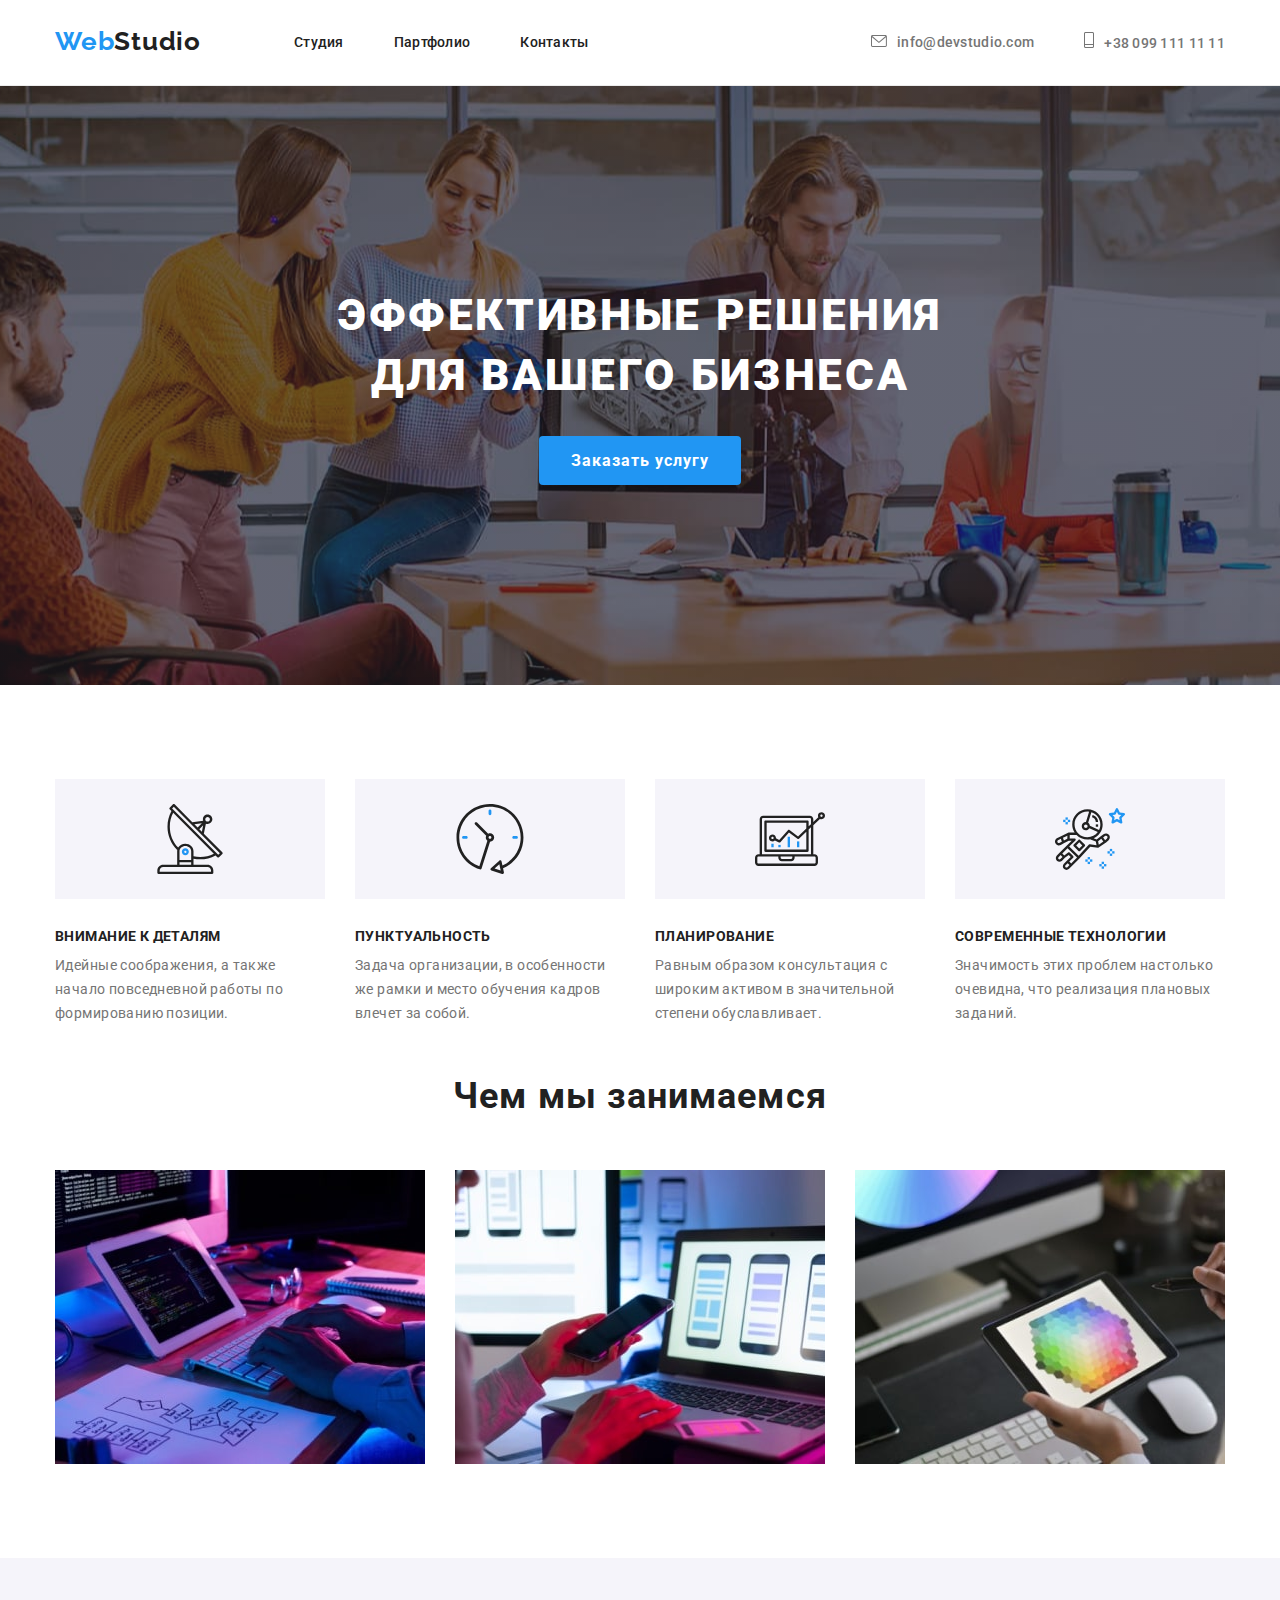
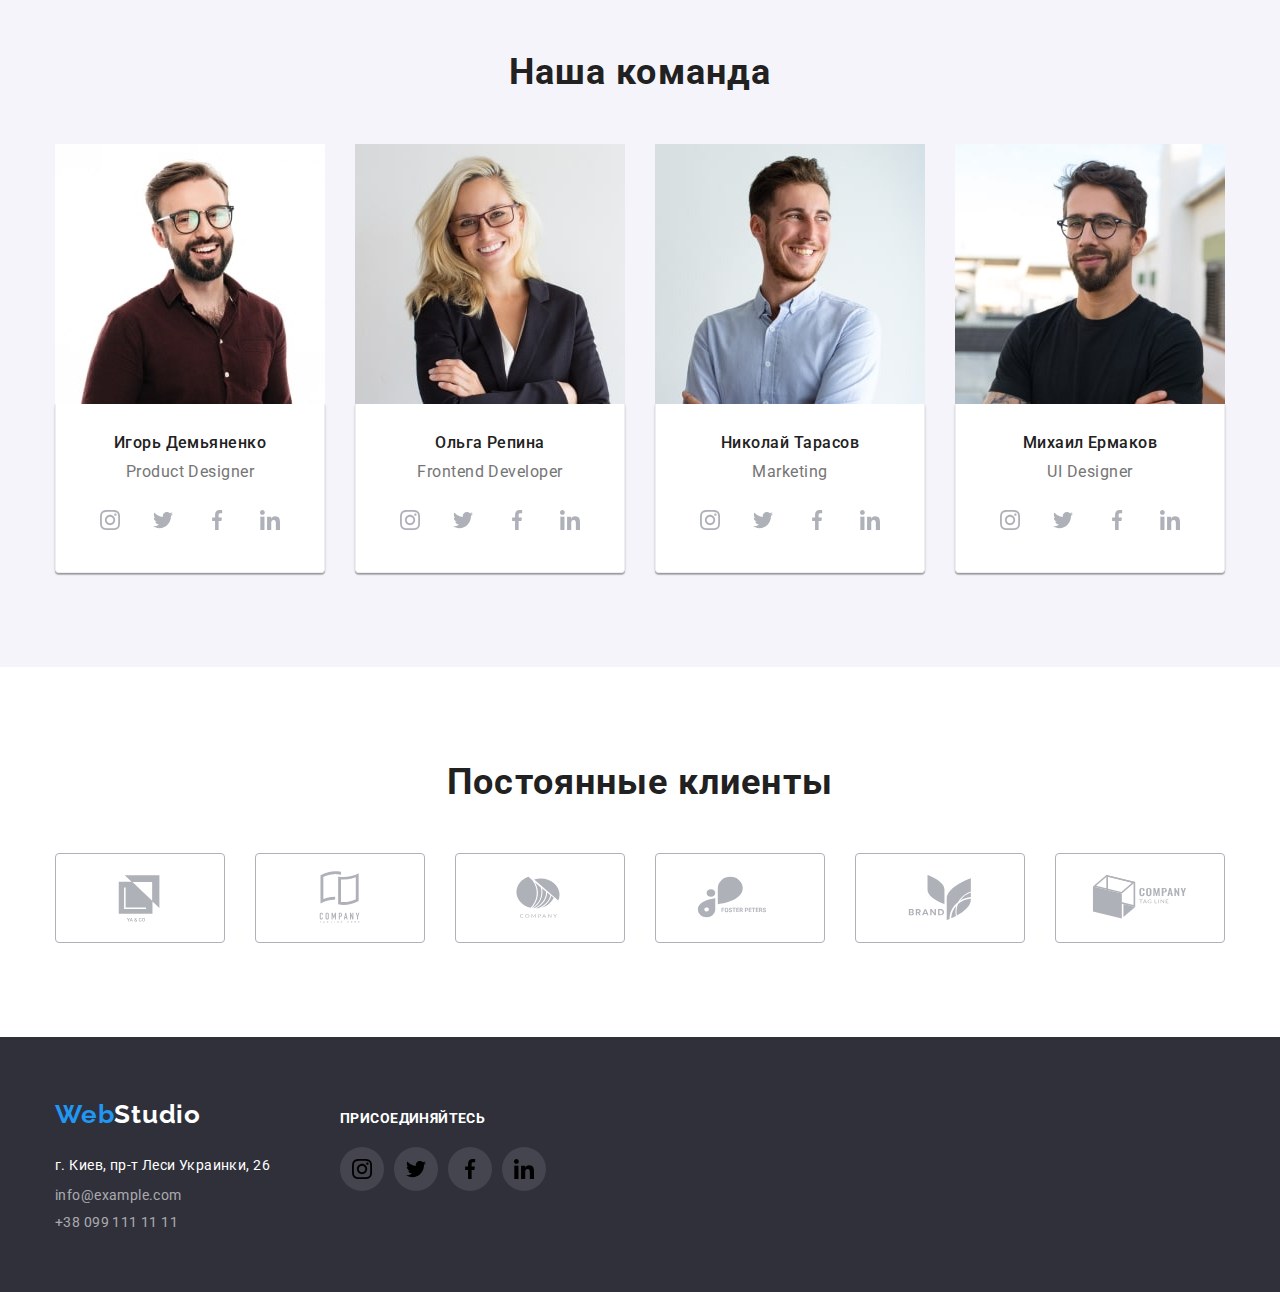
<file: index.html>
<!DOCTYPE html>
<html lang="ru">
<head>
    <meta charset="UTF-8">
    <meta http-equiv="X-UA-Compatible" content="IE=edge">
    <meta name="viewport" content="width=device-width, initial-scale=1.0">
    <title>WebStudio</title>
    <link rel="preconnect" href="https://fonts.gstatic.com">
    <link href="https://fonts.googleapis.com/css2?family=Raleway:wght@700&family=Roboto:wght@400;500;700;900&display=swap" rel="stylesheet">
    <link
      rel="stylesheet"
      href="./css/modern-normolize.css">
    <link rel="stylesheet" href="./css/styles.css">
</head>

<body>
    <header class="header">
        <div class="container header-container">
            <a class="link-logo link" href="./index.html"><span class="firts-logo-word">Web</span>Studio</a>
            <nav class="navigation">
                <ul class="menu list">
                    <li class="menu-item"><a class="menu-link link" href="./index.html">Студия</a></li>
                    <li class="menu-item"><a class="menu-link link" href="portfolio.html">Партфолио</a></li>
                    <li class="menu-item"><a class="menu-link link" href="">Контакты</a></li>
                </ul>
            </nav>
        
            <ul class="header-adress list">
                <li class="mail-item">
                    <a class="mail-link link" href="mailto:info@devstudio.com">    
                    <svg width="16" height="12" class="mail-svg">
                        <use href="./img/sprite.svg#mail"></use>
                    </svg>info@devstudio.com
                    </a>
                </li>
                <li class="tel-item">
                    <a class="tel-link link" href="tel:+380991111111">
                        <svg width="10" height="16" class="tel-svg">
                            <use href="./img/sprite.svg#tel"></use>
                        </svg>+38 099 111 11 11
                    </a>
                </li>
            </ul>
        </div>
    </header>

    <main class="main">
        <section class="hero">
            <div class="container">
                <h1 class="main-title">Эффективные решения для вашего бизнеса</h1>
                <button class="modal-btn" type="button">Заказать услугу</button>
            </div>
        </section>  

        <section class="advantages">
            <div class="container">
                <ul class="advantages-list list">
                    <li class="advantages-list-item">
                        <div class="advantages-list-img">
                            <svg>
                                <use href="./img/sprite.svg#antenna"></use>
                            </svg>
                        </div>
                        <h3 class="advantages-list-subtitle">Внимание к деталям</h3>
                        <p>Идейные соображения, а также начало повседневной работы по формированию позиции.</p>
                    </li>
                    <li class="advantages-list-item">
                        <div class="advantages-list-img">
                            <svg>
                                <use href="./img/sprite.svg#clock"></use>
                            </svg>
                        </div>
                        <h3 class="advantages-list-subtitle">Пунктуальность</h3>
                        <p>Задача организации, в особенности же рамки и место обучения кадров влечет за собой.</p>
                    </li>
                    <li class="advantages-list-item">
                        <div class="advantages-list-img">
                            <svg>
                                <use href="./img/sprite.svg#diagram"></use>
                            </svg>
                        </div>
                        <h3 class="advantages-list-subtitle">Планирование</h3>
                        <p>Равным образом консультация с широким активом в значительной степени обуславливает.</p>
                    </li>
                    <li class="advantages-list-item">
                        <div class="advantages-list-img">
                            <svg>
                                <use href="./img/sprite.svg#astronaut"></use>
                            </svg>
                        </div>
                        <h3 class="advantages-list-subtitle">Современные технологии</h3>
                        <p>Значимость этих проблем настолько очевидна, что реализация плановых заданий.</p>
                    </li>
                </ul>
            </div>
        </section>

        <section class="about">
            <div class="container">
                <h2 class="about-title">Чем мы занимаемся</h2>
                <ul class="about-img list">
                    <li class="about-item">
                        <img class="img-item" src="./img/what-we-do/img.jpg" alt="печатает на клавиатуре" width="370" height="294">
                    </li>
                    <li class="about-item">
                        <img class="img-item" src="./img/what-we-do/img-1.jpg" alt="держит телефон в руке и смотрит что-то в ноутбуке" width="370" height="294">
                    </li>
                    <li class="about-item">
                        <img class="img-item" src="./img/what-we-do/img-2.jpg" alt="выбирает цвет на планшете" width="370" height="294">
                    </li>
                </ul>
            </div>
        </section>

        <section class="team">
            <div class="container">
                <h2 class="team-title">Наша команда</h2>
                <ul class="team-list list">
                    <li class="team-item">
                        <img class="team-img" src="./img/our-team/img.jpg" alt="Игорь Демьяненко" width="270" height="260">
                        <div class="teammate-about">
                            <h3 class="team-memder-name">Игорь Демьяненко</h3>
                            <p class="team-memder-prof" lang="en">Product Designer</p>
                            <ul class="social-list list">
                                <li class="social-item">
                                    <a href="" class="social-list-link">
                                        <svg width="20" height="20" class="social-list-icon">
                                            <use href="./img/sprite.svg#instagram"></use>
                                        </svg>
                                    </a>
                                </li>
                                <li class="social-item">
                                    <a href="" class="social-list-link">
                                        <svg width="20" height="20" class="social-list-icon">
                                            <use href="./img/sprite.svg#twitter"></use>
                                        </svg>
                                    </a>
                                </li>
                                <li class="social-item">
                                    <a href="" class="social-list-link">
                                        <svg width="20" height="20" class="social-list-icon">
                                            <use href="./img/sprite.svg#facebook"></use>
                                        </svg>
                                    </a>
                                </li>
                                <li class="social-item">
                                    <a href="" class="social-list-link">
                                        <svg width="20" height="20" class="social-list-icon">
                                            <use href="./img/sprite.svg#linkedin"></use>
                                        </svg>
                                    </a>
                                </li>
                            </ul>
                        </div>
                    </li>
                    <li class="team-item">
                        <img class="team-img" src="./img/our-team/img-1.jpg" alt="Ольга Репина" width="270" height="260">
                        <div class="teammate-about">
                            <h3 class="team-memder-name">Ольга Репина</h3>
                            <p class="team-memder-prof" lang="en">Frontend Developer</p>
                            <ul class="social-list list">
                                <li class="social-item">
                                    <a href="" class="social-list-link">
                                        <svg width="20" height="20" class="social-list-icon">
                                            <use href="./img/sprite.svg#instagram"></use>
                                        </svg>
                                    </a>
                                </li>
                                <li class="social-item">
                                    <a href="" class="social-list-link">
                                        <svg width="20" height="20" class="social-list-icon">
                                            <use href="./img/sprite.svg#twitter"></use>
                                        </svg>
                                    </a>
                                </li>
                                <li class="social-item">
                                    <a href="" class="social-list-link">
                                        <svg width="20" height="20" class="social-list-icon">
                                            <use href="./img/sprite.svg#facebook"></use>
                                        </svg>
                                    </a>
                                </li>
                                <li class="social-item">
                                    <a href="" class="social-list-link">
                                        <svg width="20" height="20" class="social-list-icon">
                                            <use href="./img/sprite.svg#linkedin"></use>
                                        </svg>
                                    </a>
                                </li>
                            </ul>
                        </div>
                    </li>
                    <li class="team-item">
                        <img class="team-img" src="./img/our-team/img-2.jpg" alt="Николай Тарасов" width="270" height="260">
                        <div class="teammate-about">
                            <h3 class="team-memder-name">Николай Тарасов</h3>
                            <p class="team-memder-prof" lang="en">Marketing</p>
                            <ul class="social-list list">
                                <li class="social-item">
                                    <a href="" class="social-list-link">
                                        <svg width="20" height="20" class="social-list-icon">
                                            <use href="./img/sprite.svg#instagram"></use>
                                        </svg>
                                    </a>
                                </li>
                                <li class="social-item">
                                    <a href="" class="social-list-link">
                                        <svg width="20" height="20" class="social-list-icon">
                                            <use href="./img/sprite.svg#twitter"></use>
                                        </svg>
                                    </a>
                                </li>
                                <li class="social-item">
                                    <a href="" class="social-list-link">
                                        <svg width="20" height="20" class="social-list-icon">
                                            <use href="./img/sprite.svg#facebook"></use>
                                        </svg>
                                    </a>
                                </li>
                                <li class="social-item">
                                    <a href="" class="social-list-link">
                                        <svg width="20" height="20" class="social-list-icon">
                                            <use href="./img/sprite.svg#linkedin"></use>
                                        </svg>
                                    </a>
                                </li>
                            </ul>
                        </div>
                    </li >
                    <li class="team-item">
                        <img class="team-img" src="./img/our-team/img-3.jpg" alt="Михаил Ермаков" width="270" height="260">
                        <div class="teammate-about">
                            <h3 class="team-memder-name">Михаил Ермаков</h3>
                            <p class="team-memder-prof" lang="en">UI Designer</p>
                            <ul class="social-list list">
                                <li class="social-item">
                                    <a href="" class="social-list-link">
                                        <svg width="20" height="20" class="social-list-icon">
                                            <use href="./img/sprite.svg#instagram"></use>
                                        </svg>
                                    </a>
                                </li>
                                <li class="social-item">
                                    <a href="" class="social-list-link">
                                        <svg width="20" height="20" class="social-list-icon">
                                            <use href="./img/sprite.svg#twitter"></use>
                                        </svg>
                                    </a>
                                </li>
                                <li class="social-item">
                                    <a href="" class="social-list-link">
                                        <svg width="20" height="20" class="social-list-icon">
                                            <use href="./img/sprite.svg#facebook"></use>
                                        </svg>
                                    </a>
                                </li>
                                <li class="social-item">
                                    <a href="" class="social-list-link">
                                        <svg width="20" height="20" class="social-list-icon">
                                            <use href="./img/sprite.svg#linkedin"></use>
                                        </svg>
                                    </a>
                                </li>
                            </ul>
                        </div>
                    </li> 
                </ul>
            </div>
        </section>
        
        <section class="our-clients">
            <div class="container">
                <h2 class="title-clients">Постоянные клиенты</h2>
                <ul class="clients-list list">
                    <li class="clients-list-item">
                        <a href="" class="clients-list-link link">
                            <svg width="106" height="60" class="icon-company not-active-icon">
                                <use href="./img/sprite.svg#comp-1"></use>
                            </svg>
                        </a>
                    </li>
                    <li class="clients-list-item">
                        <a href="" class="clients-list-link link">
                            <svg width="106" height="60" class="icon-company not-active-icon">
                                <use href="./img/sprite.svg#comp-2"></use>
                            </svg>
                        </a>
                    </li>
                    <li class="clients-list-item">
                        <a href="" class="clients-list-link link">
                            <svg width="106" height="60" class="icon-company not-active-icon">
                                <use href="./img/sprite.svg#comp-3"></use>
                            </svg>
                        </a>
                    </li>
                    <li class="clients-list-item">
                        <a href="" class="clients-list-link link">
                            <svg width="106" height="60" class="icon-company not-active-icon">
                                <use href="./img/sprite.svg#comp-4"></use>
                            </svg>
                        </a>
                    </li>
                    <li class="clients-list-item">
                        <a href="" class="clients-list-link link">
                            <svg width="106" height="60" class="icon-company not-active-icon">
                                <use href="./img/sprite.svg#comp-5"></use>
                            </svg>
                        </a>
                    </li>
                    <li class="clients-list-item">
                        <a href="" class="clients-list-link link">
                            <svg width="106" height="60" class="icon-company not-active-icon">
                                <use href="./img/sprite.svg#comp-6"></use>
                            </svg>
                        </a>
                    </li>
                </ul>
            </div>
        </section>
    </main>
    
    <footer class="footer">
            <div class="container footer-wrapper">
                <div class="adress-links">
                    <a class="link-footer-logo link" href="./index.html">
                        <span class="firts-logo-word">Web</span>Studio
                    </a>
                    <address class="footer-address">
                        <ul class="footer-address-list list">
                            <li class="footer-address-item-map">
                                <a class="map-footer link" href="https://goo.gl/maps/gDfrfNS6ACvuo2iM8" target="_blank" rel="noopener noreferrer">г. Киев, пр-т Леси Украинки, 26</a>                    
                            </li>
                            <li class="footer-address-item-mail">
                                <a class="mail-footer link" href="mailto:info@example.com">info@example.com</a>
                            </li>
                            <li class="footer-address-item-tel">
                                <a class="tel-footer link" href="tel:+380991111111">+38 099 111 11 11</a>
                            </li>
                        </ul>
                    </address>
                </div>
                <div class="footer-social-networks-wrapper">
                    <p>присоединяйтесь</p>
                    <ul class="social-icons-list list">
                        <li class="social-icon-list-item">
                            <a href="#" class="social-icon-link link">
                                <svg width="20" height="20" class="social-icon">
                                    <use href="./img/sprite.svg#instagram"></use>
                                </svg>
                            </a>
                        </li>
                        <li class="social-icon-list-item">
                            <a href="#" class="social-icon-link link">
                                <svg width="20" height="20" class="social-icon">
                                    <use href="./img/sprite.svg#twitter"></use>
                                </svg>
                            </a>
                        </li>
                        <li class="social-icon-list-item">
                            <a href="#" class="social-icon-link link">
                                <svg width="20" height="20" class="social-icon">
                                    <use href="./img/sprite.svg#facebook"></use>
                                </svg>
                            </a>
                        </li>
                        <li class="social-icon-list-item">
                            <a href="#" class="social-icon-link link">
                                <svg width="20" height="20" class="social-icon">
                                    <use href="./img/sprite.svg#linkedin"></use>
                                </svg>
                            </a>
                        </li>
                    </ul>
                </div>    
            </div>
    </footer>   
</body>
</html>
</file>
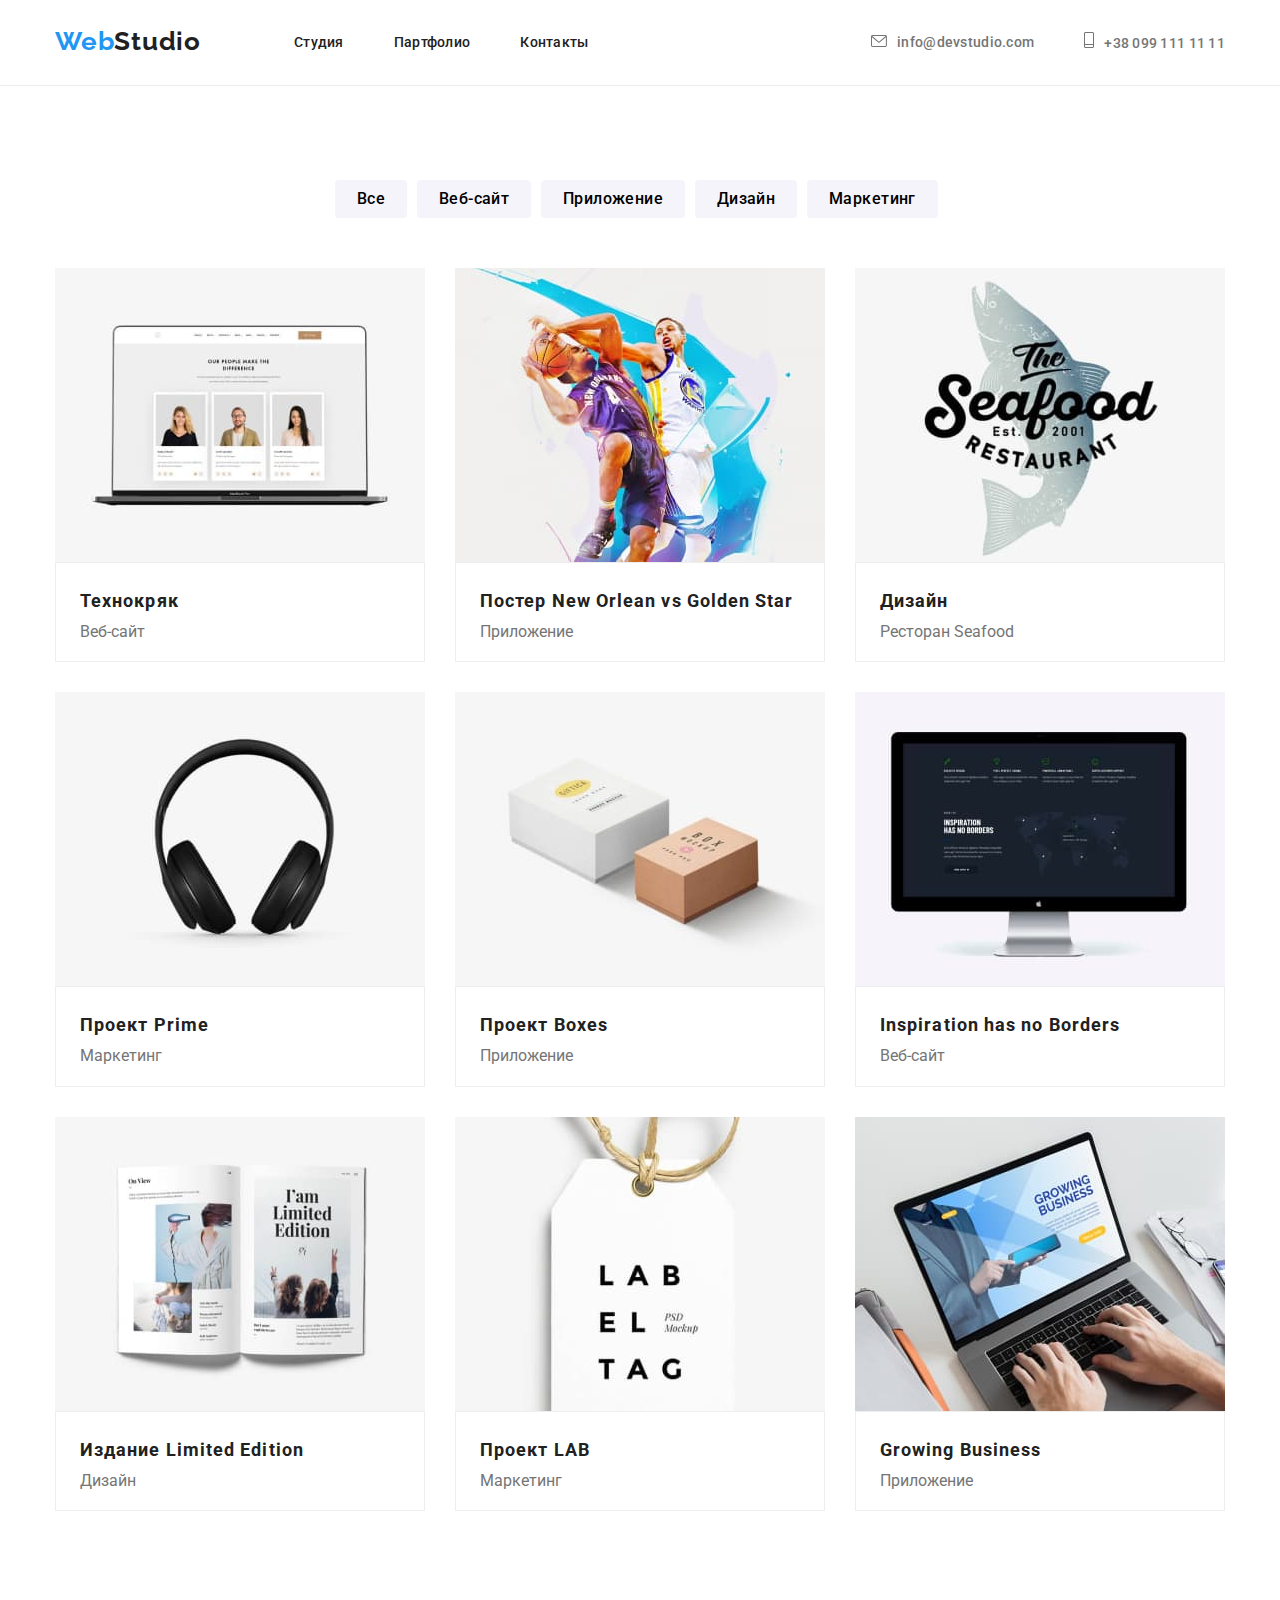
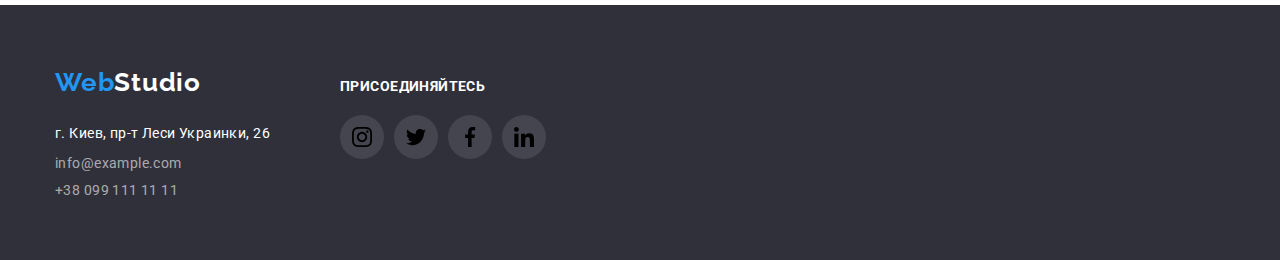
<file: portfolio.html>
<!DOCTYPE html>
<html lang="en">
<head>
    <meta charset="UTF-8">
    <meta http-equiv="X-UA-Compatible" content="IE=edge">
    <meta name="viewport" content="width=device-width, initial-scale=1.0">
    <title>Portfolio</title>
    <link rel="preconnect" href="https://fonts.gstatic.com">
    <link href="https://fonts.googleapis.com/css2?family=Raleway:wght@700&family=Roboto:wght@400;500;700;900&display=swap" rel="stylesheet">
    <link
      rel="stylesheet"
      href="./css/modern-normolize.css">
    <link rel="stylesheet" href="./css/styles.css">
</head>

<body>
    <header class="header">
        <div class="container header-container">
            <a class="link-logo link" href="./index.html"><span class="firts-logo-word">Web</span>Studio</a>
            <nav class="navigation">
                <ul class="menu list">
                    <li class="menu-item"><a class="menu-link link" href="./index.html">Студия</a></li>
                    <li class="menu-item"><a class="menu-link link" href="portfolio.html">Партфолио</a></li>
                    <li class="menu-item"><a class="menu-link link" href="">Контакты</a></li>
                </ul>
            </nav>
        
            <ul class="header-adress list">
                <li class="mail-item">
                    <a class="mail-link link" href="mailto:info@devstudio.com">    
                    <svg width="16" height="12" class="mail-svg">
                        <use href="./img/sprite.svg#mail"></use>
                    </svg>info@devstudio.com
                    </a>
                </li>
                <li class="tel-item">
                    <a class="tel-link link" href="tel:+380991111111">
                        <svg width="10" height="16" class="tel-svg">
                            <use href="./img/sprite.svg#tel"></use>
                        </svg>+38 099 111 11 11
                    </a>
                </li>
            </ul>
        </div>
    </header>

    <main class="main">
        <section class="services">
            <div class="container">
                <ul class="buttons list">
                    <li class="btn-item">
                        <button class="partfolio-btn" type="button">Все</button>
                    </li>
                    <li class="btn-item">
                        <button class="partfolio-btn" type="button">Веб-сайт</button>
                    </li>
                    <li class="btn-item">
                        <button class="partfolio-btn" type="button">Приложение</button>
                    </li>
                    <li class="btn-item">
                        <button class="partfolio-btn" type="button">Дизайн</button>
                    </li>
                    <li class="btn-item">
                        <button class="partfolio-btn" type="button">Маркетинг</button>
                    </li>
                </ul>
            </div>   
        
            <div class="container">
                <ul class="services-img-list list">
                    <li class="services-img-item">
                        <img class="services-img" src="./img/partfolio/teh.jpg" alt="ноутбук">
                        <div class="services-about">
                            <h3 class="services-subtitle">Технокряк</h3>
                            <p class="services-paragraf">Веб-сайт</p>
                        </div>
                    </li>
                    <li class="services-img-item">
                        <img class="services-img" src="./img/partfolio/poster.jpg" alt="баскетболисты">
                        <div class="services-about">
                        <h3 class="services-subtitle">Постер New Orlean vs Golden Star</h3>
                        <p class="services-paragraf">Приложение</p>
                        </div>
                    </li>
                    <li class="services-img-item">
                        <img class="services-img" src="./img/partfolio/restaurant.jpg" alt="логотип ресторана">
                        <div class="services-about">
                            <h3 class="services-subtitle">Дизайн</h3>
                            <p class="services-paragraf">Ресторан Seafood</p>
                        </div>
                    </li>
                    <li class="services-img-item">
                        <img class="services-img" src="./img/partfolio/headphones.jpg" alt="наушники">
                        <div class="services-about">
                            <h3 class="services-subtitle">Проект Prime</h3>
                            <p class="services-paragraf">Маркетинг</p>
                        </div>
                    </li>
                    <li class="services-img-item">
                        <img class="services-img" src="./img/partfolio/boxes.jpg" alt="коробки">
                        <div class="services-about">
                            <h3 class="services-subtitle">Проект Boxes</h3>
                            <p class="services-paragraf">Приложение</p>
                        </div>
                    </li>
                    <li class="services-img-item">
                        <img class="services-img" src="./img/partfolio/monitor.jpg" alt="монитор">
                        <div class="services-about">
                            <h3 class="services-subtitle">Inspiration has no Borders</h3>
                            <p class="services-paragraf">Веб-сайт</p>
                        </div>
                    </li>
                    <li class="services-img-item">
                        <img class="services-img" src="./img/partfolio/book.jpg" alt="книга">
                        <div class="services-about">
                            <h3 class="services-subtitle">Издание Limited Edition</h3>
                            <p class="services-paragraf">Дизайн</p>
                        </div>
                    </li>
                    <li class="services-img-item">
                        <img class="services-img" src="./img/partfolio/lab.jpg" alt="бирка">
                        <div class="services-about">
                            <h3 class="services-subtitle">Проект LAB</h3>
                            <p class="services-paragraf">Маркетинг</p>
                        </div>
                    </li>
                    <li class="services-img-item">
                        <img class="services-img" src="./img/partfolio/notebook.jpg" alt="работает на ноутбуке">
                        <div class="services-about">
                            <h3 class="services-subtitle">Growing Business</h3>
                            <p class="services-paragraf">Приложение</p>
                        </div>
                    </li>
                </ul>
            </div>
        </section>
    </main>

    <footer class="footer">
        <div class="container footer-wrapper">
            <div class="adress-links">
                <a class="link-footer-logo link" href="./index.html">
                    <span class="firts-logo-word">Web</span>Studio
                </a>
                <address class="footer-address">
                    <ul class="footer-address-list list">
                        <li class="footer-address-item-map">
                            <a class="map-footer link" href="https://goo.gl/maps/gDfrfNS6ACvuo2iM8" target="_blank" rel="noopener noreferrer">г. Киев, пр-т Леси Украинки, 26</a>                    
                        </li>
                        <li class="footer-address-item-mail">
                            <a class="mail-footer link" href="mailto:info@example.com">info@example.com</a>
                        </li>
                        <li class="footer-address-item-tel">
                            <a class="tel-footer link" href="tel:+380991111111">+38 099 111 11 11</a>
                        </li>
                    </ul>
                </address>
            </div>
            <div class="footer-social-networks-wrapper">
                <p>присоединяйтесь</p>
                <ul class="social-icons-list list">
                    <li class="social-icon-list-item">
                        <a href="#" class="social-icon-link link">
                            <svg width="20" height="20" class="social-icon">
                                <use href="./img/sprite.svg#instagram"></use>
                            </svg>
                        </a>
                    </li>
                    <li class="social-icon-list-item">
                        <a href="#" class="social-icon-link link">
                            <svg width="20" height="20" class="social-icon">
                                <use href="./img/sprite.svg#twitter"></use>
                            </svg>
                        </a>
                    </li>
                    <li class="social-icon-list-item">
                        <a href="#" class="social-icon-link link">
                            <svg width="20" height="20" class="social-icon">
                                <use href="./img/sprite.svg#facebook"></use>
                            </svg>
                        </a>
                    </li>
                    <li class="social-icon-list-item">
                        <a href="#" class="social-icon-link link">
                            <svg width="20" height="20" class="social-icon">
                                <use href="./img/sprite.svg#linkedin"></use>
                            </svg>
                        </a>
                    </li>
                </ul>
            </div>    
        </div>
</footer> 
</body>
</html>
</file>
<file: css/styles.css>
h1,
h2,
h3,
h4,
h5,
h6,
p {
  margin-top: 0;
  margin-bottom: 0;
}

ul,
ol {
  margin-top: 0;
  margin-bottom: 0;
  padding-left: 0;
}

img {
  display: block;
}

.container {
  width: 1200px;
  padding-left: 15px;
  padding-right: 15px;
  margin: 0 auto;
}

:root {
  --accent-color: #2196f3;
  --grey-color: #757575;
  --white-color: #ffffff;
  --footer-font-color: rgba(255, 255, 255, 0.6);
  --bg-color: #f5f4fa;
}

body {
  font-family: Roboto, sans-serif;
  color: #212121;
}

.list {
  list-style: none;
}

.link {
  text-decoration: none;
}

/* ================HEADER================ */
.header {
  padding-top: 24px;
  padding-bottom: 25px;
  border-bottom: 1px solid #ececec;
}
.header-container {
  display: flex;
  align-items: center;
}

.link-logo {
  margin-right: 93px;
  font-family: Raleway;
  font-weight: bold;
  font-size: 26px;
  line-height: 1.38;
  letter-spacing: 0.03em;
  color: #212121;
}

.firts-logo-word {
  color: var(--accent-color);
}

.menu {
  display: flex;
  align-items: center;
}

.menu-item:not(:last-child) {
  margin-right: 50px;
}

.menu-link {
  font-weight: 500;
  font-size: 14px;
  line-height: 1.14;
  letter-spacing: 0.02em;
  color: #212121;
}

.menu-link:hover,
.menu-link:focus {
  color: var(--accent-color);
}

.header-adress {
  display: flex;
  align-items: center;
  margin-left: auto;
}

.mail-link {
  margin-right: 50px;
  font-weight: 500;
  font-size: 14px;
  line-height: 1.14;
  letter-spacing: 0.02em;
  color: var(--grey-color);
}

.mail-link:hover,
.mail-link:focus {
  color: var(--accent-color);
}

.tel-link {
  font-weight: 500;
  font-size: 14px;
  line-height: 1.14;
  letter-spacing: 0.02em;
  color: var(--grey-color);
}

.tel-link:hover,
.tel-link:focus {
  color: var(--accent-color);
}

.tel-svg,
.mail-svg {
  margin-right: 10px;
}

.mail-svg, 
.tel-svg {
  fill: var(--grey-color);
}

.tel-link:hover .tel-svg,
.tel-link:focus .tel-svg,
.mail-link:hover .mail-svg,
.mail-link:focus .mail-svg {
  fill: var(--accent-color);
}

/* ================END HEADER=============== */

/* ================MAIN===================== */

/* ===================TITLE================= */
.hero {
  max-width: 1600px;
  margin: 0 auto;
  text-align: center;
  padding-top: 200px;
  padding-bottom: 200px;
  background-image: linear-gradient(
    to right,
    rgba(47, 48, 58, 0.4),
    rgba(47, 48, 58, 0.4)
  ),
  url(../img/hero/img-bg-hero.jpg);
  background-color: #C4C4C4;
  background-repeat: no-repeat;
  background-position: center;
  /* background-size: cover; */
}

.main-title {
  margin-left: 245px;
  margin-right: 245px;
  margin-bottom: 30px;
  font-weight: 900;
  font-size: 44px;
  line-height: 1.36;
  letter-spacing: 0.06em;
  text-transform: uppercase;
  color: var(--white-color);
}

.modal-btn {
  padding: 10px 32px;
  font-family: Roboto, sans-serif;
  font-weight: bold;
  font-size: 16px;
  line-height: 1.87;
  letter-spacing: 0.06em;
  color: var(--white-color);
  background: var(--accent-color);
  cursor: pointer;
  box-shadow: 0px 4px 4px rgba(0, 0, 0, 0.15);
  border: 0;
  border-radius: 4px;
}

.modal-btn:hover,
.modal-btn:focus {
  background: #188ce8;
}

/* ===================END TITLE================ */

/* ===================ADVANTAGES================ */

.advantages-list-subtitle {
  font-weight: 700;
  font-size: 14px;
  line-height: 1.14;
  letter-spacing: 0.03em;
  text-transform: uppercase;
  margin-bottom: 9px;
}

.advantages-list-item p {
  font-weight: 400;
  font-size: 14px;
  line-height: 1.71;
  letter-spacing: 0.03em;
  color: var(--grey-color);
}

.advantages {
  padding-top: 94px;
  padding-bottom: 0;
}
.advantages-list {
  display: flex;
}

.advantages-list-item {
  width: calc((100% - 90px) / 4);
}

.advantages-list-item:not(:last-child) {
  margin-right: 30px;
}

.advantages-list-img {
  width: 270px;
  height: 120px;
  background-color: #f5f4fa;
  display: flex;
  justify-content: center;
  align-items: center;
  margin-bottom: 30px;
}
.advantages-list-img svg {
  width: 70px;
  height: 70px;
}

/* =============END OF DISCRIPTION========= */

/* ===================ABOUT================ */

.about {
  padding-top: 47px;
  padding-bottom: 94px;
}

.about-title {
  margin-bottom: 50px;
  text-align: center;
  font-weight: bold;
  font-size: 36px;
  line-height: 1.31;
  letter-spacing: 0.03em;
}

.about-img {
  display: flex;
  flex-wrap: wrap;
  margin-left: -30px;
  margin-top: -30px;
}

.about-item {
  flex-basis: calc((100% - 90px) / 3);
  margin-left: 30px;
  margin-top: 30px;
}

/* ================END ABOUT============== */

/* ===================TEAM================ */

.team {
  background-color: var(--bg-color);
  padding-top: 94px;
  padding-bottom: 94px;
}

.team-title {
  margin-bottom: 50px;
  text-align: center;
  font-weight: bold;
  font-size: 36px;
  line-height: 1.16;
  letter-spacing: 0.03em;
}

.team-list {
  display: flex;
  margin-left: -30px;
  margin-top: -30px;
}

.team-item {
  flex-basis: calc((100% - 120px) / 4);
  margin-left: 30px;
  margin-top: 30px;
}

.teammate-about {
  padding-top: 30px;
  padding-bottom: 30px;
  border-bottom: 1px solid #eeeeee;
  border-right: 1px solid #eeeeee;
  border-left: 1px solid #eeeeee;
  background-color: var(--white-color);
  box-shadow: 0px 1px 3px rgba(0, 0, 0, 0.12), 0px 1px 1px rgba(0, 0, 0, 0.14), 0px 2px 1px rgba(0, 0, 0, 0.2);
  border-radius: 0px 0px 4px 4px;
}

.team-memder-name {
  margin-bottom: 10px;
  text-align: center;
  font-weight: 500;
  font-size: 16px;
  line-height: 1.18;
  letter-spacing: 0.03em;
}

.team-memder-prof {
  text-align: center;
  font-size: 16px;
  line-height: 1.18;
  letter-spacing: 0.03em;
  color: var(--grey-color);
}

/* ===================SOCIAL============== */

.social-list {
  display: flex;
  justify-content: space-between;
  align-items: center;
  padding-left: 32px;
  padding-right: 32px;
  padding-top: 16px;
}

/* component */
.social-list-icon {
  fill: #AFB1B8;
}

.social-list-link {
  display: inline-flex;
  justify-content: center;
  align-items: center;
  width: 44px;
  height: 44px;
  border-radius: 50%;
}

.social-list-link:hover,
.social-list-link:focus {
  background-color: var(--accent-color);
}

.social-list-link:hover .social-list-icon,
.social-list-link:focus .social-list-icon {
  fill: var(--white-color);
}


/* ===================END SOCIAL=========== */

/* ===================END TEAM============== */


/* ===================CLIENTS============== */


.our-clients {
  padding-top: 94px;
  padding-bottom: 94px;
}
.title-clients {
  text-align: center;
  padding-bottom: 50px;
  font-weight: bold;
  font-size: 36px;
  line-height: 1.17;
  letter-spacing: 0.03em;
}
.clients-list {
  display: flex;
  align-items: center;
  flex-wrap: wrap;
}

.clients-list-item {
  width: calc((100% - 150px) / 6);
  height: 90px;
  margin-right: 30px;
  border: 1px solid #afb1b8;
  border-radius: 4px;
}

.clients-list-item:nth-child(6n) {
  margin-right: 0;
}

.clients-list-link:hover .icon-company,
.clients-list-link:focus .icon-company {
  fill: var(--accent-color);
}

.clients-list-item:hover,
.clients-list-item:focus {
  border: 1px solid var(--accent-color);
}

.clients-list-link {
  width: 100%;
  height: 100%;
  /* display: block; */
  display: flex;
  justify-content: center;
  align-items: center;
}

.icon-company:hover,
.icon-company:focus {
  fill: var(--accent-color);
}



.not-active-icon {
  fill: #afb1b8;
}



/* ===================END CLIENTS========== */


/* ===================PARTFOLIO============= */

/* ===============PARTFOLIO BUTTONS========= */

.buttons {
  display: flex;
  justify-content: space-between;
  text-align: center;
  padding-left: 280px;
  padding-right: 279px;
  padding-bottom: 50px;
}

.partfolio-btn {
  margin-right: 8px;
  padding: 6px 22px;
  font-family: Roboto, sans-serif;
  font-style: normal;
  font-weight: 500;
  font-size: 16px;
  line-height: 1.62;
  text-align: center;
  letter-spacing: 0.03em;
  cursor: pointer;
  background: var(--bg-color);
  border: 0;
  border-radius: 4px;
}

.partfolio-btn:hover,
.partfolio-btn:focus {
  font-weight: 500;
  font-size: 16px;
  line-height: 1.62;
  text-align: center;
  letter-spacing: 0.03em;
  color: var(--white-color);
  background: #2196f3;
  box-shadow: 0px 3px 1px rgba(0, 0, 0, 0.1), 0px 1px 2px rgba(0, 0, 0, 0.08), 0px 2px 2px rgba(0, 0, 0, 0.12);
}

/* =======END OF PARTFOLIO BUTTONS======= */

/* ======== PARTFOLIO SERVICES=========== */

.services {
  padding-top: 94px;
  padding-bottom: 94px;
}

.services-img-list {
  display: flex;
  flex-wrap: wrap;
  margin-left: -30px;
  margin-top: -30px;
}

.services-img-item {
  flex-basis: calc((100% - 90px) / 3);
  margin-left: 30px;
  margin-top: 30px;
}

.services-img-item:hover {
  box-shadow: 0px 1px 1px rgba(0, 0, 0, 0.12), 0px 4px 4px rgba(0, 0, 0, 0.06),
    1px 4px 6px rgba(0, 0, 0, 0.16);
}

.services-about {
  width: 370px;
  padding-top: 20px;
  padding-bottom: 20px;
  padding-left: 24px;
  border: 1px solid #eeeeee;
}

.services-subtitle {
  margin-bottom: 4px;
  font-weight: bold;
  font-size: 18px;
  line-height: 2;
  letter-spacing: 0.06em;
  
}

.services-paragraf {
  color: var(--grey-color);
}

/* =======END OF PARTFOLIO DERVICES====== */

/* ============END OF PARTFOLIO========== */

/* ================END MAIN============== */

/* =================FOOTER=============== */
.footer {
  padding-top: 60px;
  padding-bottom: 60px;
  background: #2f303a;
}

.adress-links {
  padding-right: 70px;
}

.footer-wrapper {
  display: flex;
  align-items: baseline;
}

.margin-footer-logo {
  margin-bottom: 20px;
}

.link-footer-logo {
  display: block;
  margin-bottom: 20px;
  font-family: Raleway;
  font-weight: bold;
  font-size: 26px;
  line-height: 1.38;
  letter-spacing: 0.03em;
  color: var(--white-color);
}

.footer-address-item-map {
  margin-bottom: 9px;
}

.map-footer {
  font-style: normal;
  font-size: 14px;
  line-height: 24px;
  letter-spacing: 0.03em;
  color: var(--white-color);
}

.footer-address-item-mail {
  margin-bottom: 9px;
}

.mail-footer {
  font-style: normal;
  font-size: 14px;
  line-height: 0.07;
  letter-spacing: 0.03em;
  color: var(--footer-font-color);
}

.tel-footer {
  font-style: normal;
  font-size: 14px;
  line-height: 0.07;
  letter-spacing: 0.03em;
  color: var(--footer-font-color);
}


/* ================FOOTER SOCIAL============== */


.footer-social-networks-wrapper p {
  margin-bottom: 20px;
  font-weight: bold;
  font-size: 14px;
  line-height: 1.14;
  letter-spacing: 0.03em;
  text-transform: uppercase;
  color: var(--white-color);
}

.social-icon-list-item {
  width: 44px;
  height: 44px;
  border-radius: 50%;
  background-color: rgba(255, 255, 255, 0.1);
}

.social-icons-list {
  display: flex;
  align-items: center;
}

.footer-social-networks-wrapper p {
  text-transform: uppercase;
  font-size: 14px;
  line-height: 1.14;
  letter-spacing: 0.03em;
  color: var(--white-color);
}

.social-icon-link {
  display: flex;
  justify-content: center;
  align-items: center;
  width: 44px;
  height: 44px;
  border-radius: 50%;
}

.social-icon-link:hover,
.social-icon-link:focus {
  background-color: var(--accent-color);
}

.social-icon-list-item {
  margin-right: 10px;
}

.social-icon-list-item:not(:last-child) {
  margin-right: 10px;
}

.social-icon-link:hover .social-icon,
.social-icon-link:focus .social-icon {
  fill: var(--white-color);
}
/* ================END FOOTER SOCIAL=========== */
/* ================END FOOTER================ */
</file>
<file: css/modern-normolize.css>
/*! modern-normalize v1.1.0 | MIT License | https://github.com/sindresorhus/modern-normalize */

/*
Document
========
*/

/**
Use a better box model (opinionated).
*/

*,
::before,
::after {
	box-sizing: border-box;
}

/**
Use a more readable tab size (opinionated).
*/

html {
	-moz-tab-size: 4;
	tab-size: 4;
}

/**
1. Correct the line height in all browsers.
2. Prevent adjustments of font size after orientation changes in iOS.
*/

html {
	line-height: 1.15; /* 1 */
	-webkit-text-size-adjust: 100%; /* 2 */
}

/*
Sections
========
*/

/**
Remove the margin in all browsers.
*/

body {
	margin: 0;
}

/**
Improve consistency of default fonts in all browsers. (https://github.com/sindresorhus/modern-normalize/issues/3)
*/

body {
	font-family:
		system-ui,
		-apple-system, /* Firefox supports this but not yet `system-ui` */
		'Segoe UI',
		Roboto,
		Helvetica,
		Arial,
		sans-serif,
		'Apple Color Emoji',
		'Segoe UI Emoji';
}

/*
Grouping content
================
*/

/**
1. Add the correct height in Firefox.
2. Correct the inheritance of border color in Firefox. (https://bugzilla.mozilla.org/show_bug.cgi?id=190655)
*/

hr {
	height: 0; /* 1 */
	color: inherit; /* 2 */
}

/*
Text-level semantics
====================
*/

/**
Add the correct text decoration in Chrome, Edge, and Safari.
*/

abbr[title] {
	text-decoration: underline dotted;
}

/**
Add the correct font weight in Edge and Safari.
*/

b,
strong {
	font-weight: bolder;
}

/**
1. Improve consistency of default fonts in all browsers. (https://github.com/sindresorhus/modern-normalize/issues/3)
2. Correct the odd 'em' font sizing in all browsers.
*/

code,
kbd,
samp,
pre {
	font-family:
		ui-monospace,
		SFMono-Regular,
		Consolas,
		'Liberation Mono',
		Menlo,
		monospace; /* 1 */
	font-size: 1em; /* 2 */
}

/**
Add the correct font size in all browsers.
*/

small {
	font-size: 80%;
}

/**
Prevent 'sub' and 'sup' elements from affecting the line height in all browsers.
*/

sub,
sup {
	font-size: 75%;
	line-height: 0;
	position: relative;
	vertical-align: baseline;
}

sub {
	bottom: -0.25em;
}

sup {
	top: -0.5em;
}

/*
Tabular data
============
*/

/**
1. Remove text indentation from table contents in Chrome and Safari. (https://bugs.chromium.org/p/chromium/issues/detail?id=999088, https://bugs.webkit.org/show_bug.cgi?id=201297)
2. Correct table border color inheritance in all Chrome and Safari. (https://bugs.chromium.org/p/chromium/issues/detail?id=935729, https://bugs.webkit.org/show_bug.cgi?id=195016)
*/

table {
	text-indent: 0; /* 1 */
	border-color: inherit; /* 2 */
}

/*
Forms
=====
*/

/**
1. Change the font styles in all browsers.
2. Remove the margin in Firefox and Safari.
*/

button,
input,
optgroup,
select,
textarea {
	font-family: inherit; /* 1 */
	font-size: 100%; /* 1 */
	line-height: 1.15; /* 1 */
	margin: 0; /* 2 */
}

/**
Remove the inheritance of text transform in Edge and Firefox.
1. Remove the inheritance of text transform in Firefox.
*/

button,
select { /* 1 */
	text-transform: none;
}

/**
Correct the inability to style clickable types in iOS and Safari.
*/

button,
[type='button'],
[type='reset'],
[type='submit'] {
	-webkit-appearance: button;
}

/**
Remove the inner border and padding in Firefox.
*/

::-moz-focus-inner {
	border-style: none;
	padding: 0;
}

/**
Restore the focus styles unset by the previous rule.
*/

:-moz-focusring {
	outline: 1px dotted ButtonText;
}

/**
Remove the additional ':invalid' styles in Firefox.
See: https://github.com/mozilla/gecko-dev/blob/2f9eacd9d3d995c937b4251a5557d95d494c9be1/layout/style/res/forms.css#L728-L737
*/

:-moz-ui-invalid {
	box-shadow: none;
}

/**
Remove the padding so developers are not caught out when they zero out 'fieldset' elements in all browsers.
*/

legend {
	padding: 0;
}

/**
Add the correct vertical alignment in Chrome and Firefox.
*/

progress {
	vertical-align: baseline;
}

/**
Correct the cursor style of increment and decrement buttons in Safari.
*/

::-webkit-inner-spin-button,
::-webkit-outer-spin-button {
	height: auto;
}

/**
1. Correct the odd appearance in Chrome and Safari.
2. Correct the outline style in Safari.
*/

[type='search'] {
	-webkit-appearance: textfield; /* 1 */
	outline-offset: -2px; /* 2 */
}

/**
Remove the inner padding in Chrome and Safari on macOS.
*/

::-webkit-search-decoration {
	-webkit-appearance: none;
}

/**
1. Correct the inability to style clickable types in iOS and Safari.
2. Change font properties to 'inherit' in Safari.
*/

::-webkit-file-upload-button {
	-webkit-appearance: button; /* 1 */
	font: inherit; /* 2 */
}

/*
Interactive
===========
*/

/*
Add the correct display in Chrome and Safari.
*/

summary {
	display: list-item;
}
</file>
